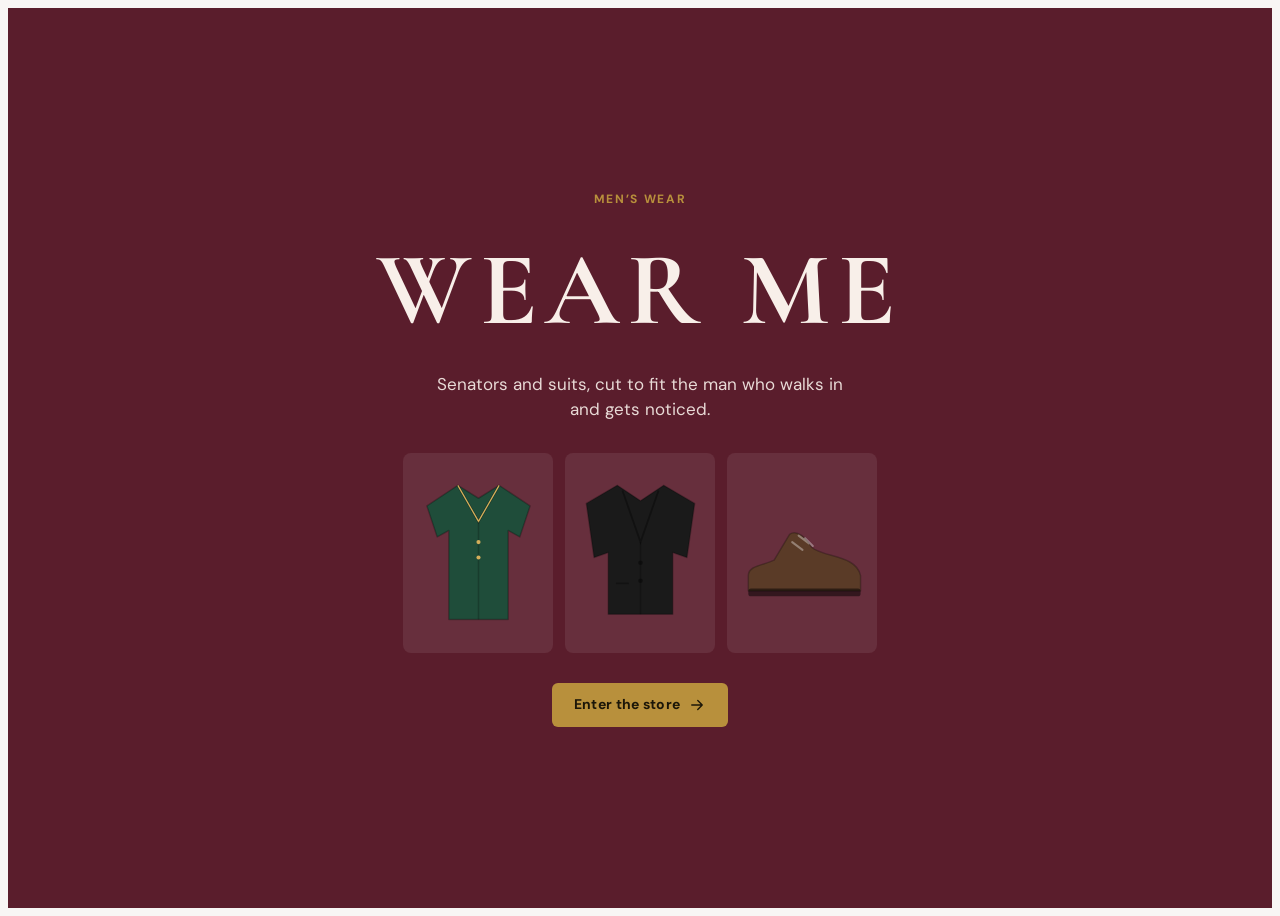
<file: index.html>
<!doctype html>
<html lang="en">
<head>
<meta charset="utf-8">
<meta name="viewport" content="width=device-width, initial-scale=1, viewport-fit=cover">
<title>WEAR ME</title>
<meta name="description" content="WEAR ME: senators, suits, agbada and more, cut to fit.">
<link rel="icon" type="image/png" href="wm-icon-192.png">
<link rel="stylesheet" href="https://fonts.googleapis.com/css2?family=Cormorant+Garamond:wght@600;700&family=DM+Sans:wght@400;500;700&display=swap">
<link rel="manifest" href="manifest.webmanifest">
<meta name="theme-color" content="#5a1d2c">
<meta name="mobile-web-app-capable" content="yes">
<meta name="apple-mobile-web-app-capable" content="yes">
<meta name="apple-mobile-web-app-title" content="WEAR ME">
<meta name="apple-mobile-web-app-status-bar-style" content="default">
<link rel="apple-touch-icon" href="wm-apple-touch-icon.png">
<link rel="stylesheet" href="styles.css">
</head>
<body>
<svg width="0" height="0" style="position:absolute" aria-hidden="true">
<defs>
<symbol id="g-kaftan" viewBox="0 0 100 120"><path d="M34 8 L50 18 L66 8 L90 24 L82 48 L73 43 L73 112 L27 112 L27 43 L18 48 L10 24 Z" fill="currentColor" stroke="rgba(0,0,0,.25)" stroke-width="1.2" stroke-linejoin="round"/><path d="M34 8 L50 36 L66 8" fill="none" stroke="rgba(0,0,0,.3)" stroke-width="2"/><path d="M34 8 L50 36 L66 8" fill="none" stroke="#d4ae5a" stroke-width="1"/><path d="M50 36 V112" stroke="rgba(0,0,0,.22)" stroke-width="1.2"/><circle cx="50" cy="52" r="1.6" fill="#d4ae5a"/><circle cx="50" cy="64" r="1.6" fill="#d4ae5a"/></symbol>
<symbol id="g-suit" viewBox="0 0 100 120"><path d="M32 8 L50 20 L68 8 L92 22 L86 64 L75 60 L75 108 L25 108 L25 60 L14 64 L8 22 Z" fill="currentColor" stroke="rgba(0,0,0,.25)" stroke-width="1.2" stroke-linejoin="round"/><path d="M36 12 L50 52 L64 12" fill="none" stroke="rgba(0,0,0,.35)" stroke-width="1.5"/><path d="M50 52 V108" stroke="rgba(0,0,0,.25)" stroke-width="1.2"/><circle cx="50" cy="68" r="1.8" fill="rgba(0,0,0,.4)"/><circle cx="50" cy="82" r="1.8" fill="rgba(0,0,0,.4)"/><path d="M31 84 h10" stroke="rgba(0,0,0,.3)" stroke-width="1.5"/></symbol>
<symbol id="g-shirt" viewBox="0 0 100 120"><path d="M36 10 L50 16 L64 10 L90 26 L82 50 L74 46 L74 110 L26 110 L26 46 L18 50 L10 26 Z" fill="currentColor" stroke="rgba(0,0,0,.25)" stroke-width="1.2" stroke-linejoin="round"/><path d="M36 10 L50 30 L64 10" fill="none" stroke="rgba(0,0,0,.3)" stroke-width="1.5"/><path d="M50 30 V110" stroke="rgba(0,0,0,.22)" stroke-width="1.2"/><circle cx="50" cy="46" r="1.5" fill="rgba(0,0,0,.35)"/><circle cx="50" cy="62" r="1.5" fill="rgba(0,0,0,.35)"/><circle cx="50" cy="78" r="1.5" fill="rgba(0,0,0,.35)"/></symbol>
<symbol id="g-trousers" viewBox="0 0 100 120"><path d="M28 8 H72 L78 112 H55 L50 46 L45 112 H22 Z" fill="currentColor" stroke="rgba(0,0,0,.25)" stroke-width="1.2" stroke-linejoin="round"/><path d="M28 17 H72" stroke="rgba(0,0,0,.3)" stroke-width="1.2"/><path d="M50 17 V46" stroke="rgba(0,0,0,.25)" stroke-width="1.2"/><path d="M36 17 V30 M64 17 V30" stroke="rgba(0,0,0,.2)" stroke-width="1.2"/></symbol>
<symbol id="g-shoe" viewBox="0 0 100 120"><path d="M8 78 C8 70 20 70 28 66 L40 46 C46 42 53 49 57 56 C66 64 92 62 95 78 L95 90 H8 Z" fill="currentColor" stroke="rgba(0,0,0,.25)" stroke-width="1.2" stroke-linejoin="round"/><rect x="8" y="88" width="87" height="6" rx="2" fill="rgba(0,0,0,.5)"/><path d="M42 52 l8 6 M47 47 l8 6 M52 49 l6 6" stroke="rgba(255,255,255,.35)" stroke-width="1.6" stroke-linecap="round"/></symbol>
<symbol id="g-cap" viewBox="0 0 100 120"><path d="M14 78 C14 40 86 40 86 78 Z" fill="currentColor" stroke="rgba(0,0,0,.25)" stroke-width="1.2" stroke-linejoin="round"/><rect x="8" y="76" width="84" height="9" rx="3" fill="currentColor" stroke="rgba(0,0,0,.3)" stroke-width="1.2"/><circle cx="50" cy="47" r="2.6" fill="rgba(0,0,0,.35)"/><path d="M20 66 C40 58 60 58 80 66" fill="none" stroke="#d4ae5a" stroke-width="1.2"/></symbol>
<symbol id="g-acc" viewBox="0 0 100 120"><path d="M43 10 H57 L60 26 L55 92 L50 106 L45 92 L40 26 Z" fill="currentColor" stroke="rgba(0,0,0,.25)" stroke-width="1.2" stroke-linejoin="round"/><path d="M43 10 H57 L59 24 H41 Z" fill="rgba(0,0,0,.28)"/><path d="M42 40 L58 34 M43 54 L57 48 M44 68 L56 62" stroke="#d4ae5a" stroke-width="1.6"/></symbol>
</defs>
</svg>

<div id="bannerhost" hidden></div>
<div id="root"></div>
<div id="layers"></div>
<div id="tip" class="tip" hidden></div>
<div id="toastbox" aria-live="polite"></div>
<script src="config.js"></script>
<script src="pwa.js"></script>
<script src="api-client.js"></script>
<script src="app.js"></script>
</body>
</html>
</file>
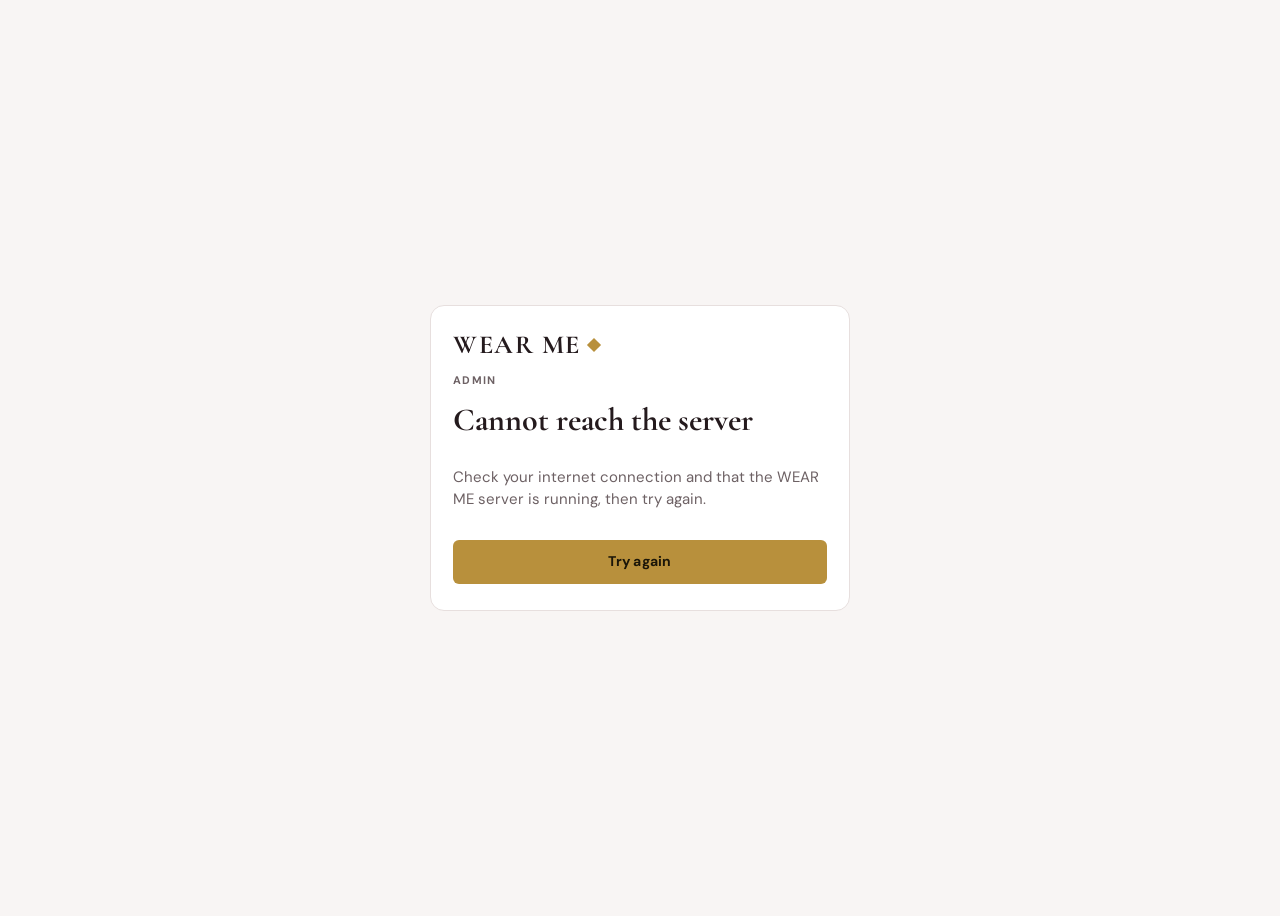
<file: admin.html>
<!doctype html>
<html lang="en">
<head>
<meta charset="utf-8">
<meta name="viewport" content="width=device-width, initial-scale=1, viewport-fit=cover">
<title>WEAR ME Admin</title>
<meta name="robots" content="noindex, nofollow">
<link rel="icon" type="image/png" href="wm-admin-192.png">
<link rel="stylesheet" href="https://fonts.googleapis.com/css2?family=Cormorant+Garamond:wght@600;700&family=DM+Sans:wght@400;500;700&display=swap">
<link rel="manifest" href="admin.webmanifest">
<meta name="theme-color" content="#241a1d">
<meta name="mobile-web-app-capable" content="yes">
<meta name="apple-mobile-web-app-capable" content="yes">
<meta name="apple-mobile-web-app-title" content="WM Admin">
<meta name="apple-mobile-web-app-status-bar-style" content="default">
<link rel="apple-touch-icon" href="wm-admin-apple-touch-icon.png">
<link rel="stylesheet" href="styles.css">
</head>
<body>
<svg width="0" height="0" style="position:absolute" aria-hidden="true">
<defs>
<symbol id="g-kaftan" viewBox="0 0 100 120"><path d="M34 8 L50 18 L66 8 L90 24 L82 48 L73 43 L73 112 L27 112 L27 43 L18 48 L10 24 Z" fill="currentColor" stroke="rgba(0,0,0,.25)" stroke-width="1.2" stroke-linejoin="round"/><path d="M34 8 L50 36 L66 8" fill="none" stroke="rgba(0,0,0,.3)" stroke-width="2"/><path d="M34 8 L50 36 L66 8" fill="none" stroke="#d4ae5a" stroke-width="1"/><path d="M50 36 V112" stroke="rgba(0,0,0,.22)" stroke-width="1.2"/><circle cx="50" cy="52" r="1.6" fill="#d4ae5a"/><circle cx="50" cy="64" r="1.6" fill="#d4ae5a"/></symbol>
<symbol id="g-suit" viewBox="0 0 100 120"><path d="M32 8 L50 20 L68 8 L92 22 L86 64 L75 60 L75 108 L25 108 L25 60 L14 64 L8 22 Z" fill="currentColor" stroke="rgba(0,0,0,.25)" stroke-width="1.2" stroke-linejoin="round"/><path d="M36 12 L50 52 L64 12" fill="none" stroke="rgba(0,0,0,.35)" stroke-width="1.5"/><path d="M50 52 V108" stroke="rgba(0,0,0,.25)" stroke-width="1.2"/><circle cx="50" cy="68" r="1.8" fill="rgba(0,0,0,.4)"/><circle cx="50" cy="82" r="1.8" fill="rgba(0,0,0,.4)"/><path d="M31 84 h10" stroke="rgba(0,0,0,.3)" stroke-width="1.5"/></symbol>
<symbol id="g-shirt" viewBox="0 0 100 120"><path d="M36 10 L50 16 L64 10 L90 26 L82 50 L74 46 L74 110 L26 110 L26 46 L18 50 L10 26 Z" fill="currentColor" stroke="rgba(0,0,0,.25)" stroke-width="1.2" stroke-linejoin="round"/><path d="M36 10 L50 30 L64 10" fill="none" stroke="rgba(0,0,0,.3)" stroke-width="1.5"/><path d="M50 30 V110" stroke="rgba(0,0,0,.22)" stroke-width="1.2"/><circle cx="50" cy="46" r="1.5" fill="rgba(0,0,0,.35)"/><circle cx="50" cy="62" r="1.5" fill="rgba(0,0,0,.35)"/><circle cx="50" cy="78" r="1.5" fill="rgba(0,0,0,.35)"/></symbol>
<symbol id="g-trousers" viewBox="0 0 100 120"><path d="M28 8 H72 L78 112 H55 L50 46 L45 112 H22 Z" fill="currentColor" stroke="rgba(0,0,0,.25)" stroke-width="1.2" stroke-linejoin="round"/><path d="M28 17 H72" stroke="rgba(0,0,0,.3)" stroke-width="1.2"/><path d="M50 17 V46" stroke="rgba(0,0,0,.25)" stroke-width="1.2"/><path d="M36 17 V30 M64 17 V30" stroke="rgba(0,0,0,.2)" stroke-width="1.2"/></symbol>
<symbol id="g-shoe" viewBox="0 0 100 120"><path d="M8 78 C8 70 20 70 28 66 L40 46 C46 42 53 49 57 56 C66 64 92 62 95 78 L95 90 H8 Z" fill="currentColor" stroke="rgba(0,0,0,.25)" stroke-width="1.2" stroke-linejoin="round"/><rect x="8" y="88" width="87" height="6" rx="2" fill="rgba(0,0,0,.5)"/><path d="M42 52 l8 6 M47 47 l8 6 M52 49 l6 6" stroke="rgba(255,255,255,.35)" stroke-width="1.6" stroke-linecap="round"/></symbol>
<symbol id="g-cap" viewBox="0 0 100 120"><path d="M14 78 C14 40 86 40 86 78 Z" fill="currentColor" stroke="rgba(0,0,0,.25)" stroke-width="1.2" stroke-linejoin="round"/><rect x="8" y="76" width="84" height="9" rx="3" fill="currentColor" stroke="rgba(0,0,0,.3)" stroke-width="1.2"/><circle cx="50" cy="47" r="2.6" fill="rgba(0,0,0,.35)"/><path d="M20 66 C40 58 60 58 80 66" fill="none" stroke="#d4ae5a" stroke-width="1.2"/></symbol>
<symbol id="g-acc" viewBox="0 0 100 120"><path d="M43 10 H57 L60 26 L55 92 L50 106 L45 92 L40 26 Z" fill="currentColor" stroke="rgba(0,0,0,.25)" stroke-width="1.2" stroke-linejoin="round"/><path d="M43 10 H57 L59 24 H41 Z" fill="rgba(0,0,0,.28)"/><path d="M42 40 L58 34 M43 54 L57 48 M44 68 L56 62" stroke="#d4ae5a" stroke-width="1.6"/></symbol>
</defs>
</svg>

<div id="bannerhost" hidden></div>
<div id="root"></div>
<div id="layers"></div>
<div id="tip" class="tip" hidden></div>
<div id="toastbox" aria-live="polite"></div>
<script src="config.js"></script>
<script>window.WM_MODE="admin";</script>
<script src="pwa.js"></script>
<script src="api-client.js"></script>
<script src="app.js"></script>
</body>
</html>
</file>
<file: styles.css>
/* Layout: one page, three faces. Store (welcome, home, catalogue, sew, checkout), overhead banner slider, and #admin dashboard (owner only). */
:root{
  --bg:#f8f5f4; --surface:#ffffff; --fg:#241a1d; --muted:#6d6164; --line:#e7dfde;
  --brand:#5a1d2c; --brand-fg:#f8efe9; --accent:#b8903c; --accent-ink:#7a5c14;
  --tile:#efe8e6; --foot:#2b2224; --foot-fg:#eee9e9; --foot-muted:#b0a6a8; --danger:#a3322b; --ok:#1f6b4a;
  --c1:#2a78d6; --c2:#eb6834; --c3:#1baf7a; --c4:#eda100; --c5:#e87ba4; --c6:#008300; --c7:#6250d6; --c8:#e34948;
  --display:"Cormorant Garamond",Georgia,"Times New Roman",serif;
  --body:"DM Sans",system-ui,-apple-system,"Segoe UI",sans-serif;
}
@media (prefers-color-scheme:dark){:root:not([data-theme="light"]){
  --bg:#160f11; --surface:#1e1517; --fg:#f4eeee; --muted:#ab9da0; --line:#33262a;
  --brand:#8a2e44; --brand-fg:#f8efe9; --accent:#d4ae5a; --accent-ink:#d4ae5a;
  --tile:#291d21; --foot:#100a0b; --foot-fg:#ece6e6; --foot-muted:#8f8386; --danger:#e0766f; --ok:#58b88c;
  --c1:#3987e5; --c2:#d95926; --c3:#199e70; --c4:#c98500; --c5:#d55181; --c6:#008300; --c7:#9085e9; --c8:#e66767; color-scheme:dark}}
:root[data-theme="dark"]{
  --bg:#160f11; --surface:#1e1517; --fg:#f4eeee; --muted:#ab9da0; --line:#33262a;
  --brand:#8a2e44; --brand-fg:#f8efe9; --accent:#d4ae5a; --accent-ink:#d4ae5a;
  --tile:#291d21; --foot:#100a0b; --foot-fg:#ece6e6; --foot-muted:#8f8386; --danger:#e0766f; --ok:#58b88c;
  --c1:#3987e5; --c2:#d95926; --c3:#199e70; --c4:#c98500; --c5:#d55181; --c6:#008300; --c7:#9085e9; --c8:#e66767; color-scheme:dark}

*{box-sizing:border-box}
body{background:var(--bg);color:var(--fg);font:400 15px/1.5 var(--body);-webkit-text-size-adjust:100%}
body.lock{overflow:hidden}
body::before{content:"";position:fixed;inset:0 0 auto;height:env(safe-area-inset-top,0px);z-index:30;background:var(--surface)}
button,input,select,textarea{font:inherit;color:inherit}
button{cursor:pointer;background:none;border:0;padding:0}
a{color:inherit}
:focus-visible{outline:2px solid var(--accent);outline-offset:2px}
h1,h2,h3{margin:0;text-wrap:balance}
.wrap{max-width:1180px;margin:0 auto;padding-left:max(16px,env(safe-area-inset-left,0px));padding-right:max(16px,env(safe-area-inset-right,0px))}
.ico{width:24px;height:24px;display:block;fill:none;stroke:currentColor;stroke-width:1.8;stroke-linecap:round;stroke-linejoin:round}
.sr{position:absolute;width:1px;height:1px;overflow:hidden;clip:rect(0 0 0 0)}
.btn{display:inline-flex;align-items:center;justify-content:center;gap:8px;min-height:44px;padding:0 22px;border-radius:6px;font-weight:700;font-size:14px;letter-spacing:.02em;text-decoration:none}
.btn-primary{background:var(--brand);color:var(--brand-fg)}
.btn-gold{background:var(--accent);color:#1b1608}
.btn-line{border:1.5px solid var(--fg)}
.btn-block{width:100%}
.btn-sm{min-height:36px;padding:0 14px;font-size:13px}
.btn[disabled]{opacity:.5;cursor:not-allowed}
.eyebrow{font-size:12px;font-weight:700;letter-spacing:.14em;text-transform:uppercase;color:var(--accent-ink)}

/* overhead banner slider */
#bannerhost{position:relative;background:#0b1512;color:#fff;overflow:hidden;touch-action:pan-y;user-select:none}
.bn{position:relative;aspect-ratio:8/3;min-height:160px;max-height:360px;width:100%}
.bn-track{display:flex;height:100%;transition:transform .7s cubic-bezier(.65,0,.35,1)}
.bn-slide{flex:0 0 100%;position:relative;height:100%;overflow:hidden}
.bn-slide>img,.bn-slide>video{position:absolute;inset:0;width:100%;height:100%;object-fit:cover}
.bn-shade{position:absolute;inset:0;background:linear-gradient(90deg,rgba(0,0,0,.62),rgba(0,0,0,.05) 75%)}
.bn-copy{position:absolute;left:max(16px,env(safe-area-inset-left,0px));bottom:26px;right:16px;max-width:540px;display:grid;gap:6px;justify-items:start}
.bn-copy h2{font-family:var(--display);font-size:clamp(24px,6vw,46px);line-height:1;text-shadow:0 2px 12px rgba(0,0,0,.4)}
.bn-copy p{margin:0;font-size:clamp(12px,2.8vw,16px);opacity:.94}
.bn-copy .btn{min-height:36px;padding:0 16px;font-size:13px}
.bn-slide.on .bn-copy>*{animation:rise .8s both}
.bn-slide.on .bn-copy>*:nth-child(2){animation-delay:.12s}
.bn-slide.on .bn-copy>*:nth-child(3){animation-delay:.24s}
@keyframes rise{from{opacity:0;transform:translateY(14px)}to{opacity:1;transform:none}}
.bn-anim{position:absolute;inset:0;background-size:220% 220%;animation:bnshift 9s ease-in-out infinite alternate;overflow:hidden}
.bn-anim::before{content:"";position:absolute;inset:-20%;background:repeating-linear-gradient(135deg,rgba(212,174,90,.16) 0 2px,transparent 2px 38px);animation:bnslide 14s linear infinite}
.bn-1{background-image:linear-gradient(120deg,#5a1d2c,#7a2a3c,#2b0f17,#8a6a22)}
.bn-2{background-image:linear-gradient(120deg,#2b2224,#4a3a2e,#18110f,#6b4a1a)}
.bn-3{background-image:linear-gradient(120deg,#3a1018,#6b1f2e,#1a0a0e,#8a6a22)}
@keyframes bnshift{to{background-position:100% 100%}}
@keyframes bnslide{to{transform:translate(38px,38px)}}
.bn-art{position:absolute;right:6%;bottom:12%;height:70%;width:auto;animation:floaty 5s ease-in-out infinite alternate}
@keyframes floaty{to{transform:translateY(-10px) rotate(2deg)}}
.bn-dots{position:absolute;bottom:8px;left:0;right:0;display:flex;gap:8px;justify-content:center}
.bn-dots button{position:relative;width:8px;height:8px;border-radius:4px;background:rgba(255,255,255,.5);transition:width .3s}
.bn-dots button::after{content:"";position:absolute;inset:-10px -4px}
.bn-dots button[aria-current="true"]{background:#fff;width:22px}

/* header */
.hdr{position:sticky;top:env(safe-area-inset-top,0px);z-index:25;background:var(--surface);border-bottom:1px solid var(--line)}
.hdr-row{display:flex;align-items:center;gap:12px;padding-top:12px}
.logo{font-family:var(--display);font-weight:700;font-size:28px;letter-spacing:.06em;line-height:1;text-decoration:none;display:flex;align-items:center;gap:8px;white-space:nowrap}
.logo i{width:10px;height:10px;background:var(--accent);transform:rotate(45deg);display:block}
.hdr .grow{flex:1}
.ibtn{width:44px;height:44px;display:grid;place-items:center;position:relative;border-radius:50%}
.ibtn:hover{background:var(--tile)}
.badge-n{position:absolute;top:3px;right:1px;min-width:18px;height:18px;border-radius:9px;background:var(--accent);color:#1b1608;font-size:11px;font-weight:700;display:grid;place-items:center;padding:0 4px}
.search{margin:8px 0 10px;display:flex;align-items:center;gap:12px;background:var(--tile);border-radius:999px;padding:0 18px;min-height:48px}
.search input{flex:1;min-width:0;background:none;border:0;outline:0;font-size:15px}
.search input::placeholder{color:var(--muted)}
.nav{display:flex;gap:4px;align-items:center;padding-bottom:8px;position:relative;overflow-x:auto;scrollbar-width:none}
.nav::-webkit-scrollbar{display:none}
.nav>a,.nav .ddwrap>button{padding:8px 14px;border-radius:999px;font-weight:500;font-size:14px;text-decoration:none;white-space:nowrap;display:flex;align-items:center;gap:4px}
.nav>a:hover,.nav .ddwrap>button:hover,.nav .on{background:var(--tile)}
.nav a.gold{color:var(--accent-ink);font-weight:700}
.nav .chev{width:14px;height:14px}
.ddwrap{position:relative;flex:none}
.dd{position:absolute;left:0;top:calc(100% + 2px);z-index:26;background:var(--surface);border:1px solid var(--line);border-radius:10px;box-shadow:0 18px 40px rgba(0,0,0,.22);padding:8px;min-width:250px}
.dd a{display:flex;align-items:center;gap:12px;padding:10px 12px;border-radius:8px;text-decoration:none;font-size:14px}
.dd a:hover{background:var(--tile)}
.dd a small{margin-left:auto;color:var(--muted)}
.dd .all{border-top:1px solid var(--line);margin-top:6px;padding-top:12px;font-weight:700;border-radius:0 0 8px 8px}
.cico{width:22px;height:26px;flex:none;color:var(--fg)}

/* drawers, modal */
.scrim{position:fixed;inset:0;background:rgba(0,0,0,.5);z-index:40}
.drawer{position:fixed;top:0;bottom:0;width:min(88vw,380px);background:var(--surface);z-index:41;display:flex;flex-direction:column;padding-top:env(safe-area-inset-top,0px);padding-bottom:env(safe-area-inset-bottom,0px);box-shadow:0 0 40px rgba(0,0,0,.3)}
.drawer.left{left:0;padding-left:env(safe-area-inset-left,0px)}
.drawer.right{right:0;padding-right:env(safe-area-inset-right,0px);width:min(94vw,420px)}
.drawer-head{display:flex;align-items:center;justify-content:space-between;padding:10px 16px;border-bottom:1px solid var(--line)}
.drawer-body{flex:1;overflow-y:auto;overscroll-behavior:contain}
.sect{display:flex;justify-content:space-between;align-items:center;padding:14px 16px;font-size:13px;font-weight:700;letter-spacing:.04em;text-transform:uppercase;color:var(--muted);border-top:1px solid var(--line);border-bottom:1px solid var(--line);background:var(--bg)}
.sect a,.sect button{color:var(--accent-ink);text-transform:none;letter-spacing:0;font-size:14px;font-weight:500}
.mrow{display:flex;align-items:center;gap:18px;width:100%;padding:15px 16px;text-align:left;font-size:16px;text-decoration:none}
.mrow:hover{background:var(--tile)}
.mrow .ico{width:26px;height:26px}
.mrow small{margin-left:auto;color:var(--muted);font-size:13px}
.mrow .cico{width:26px;height:30px}
.mrow.hl{background:var(--tile);font-weight:700}
.cart-line{display:grid;grid-template-columns:72px 1fr;gap:12px;padding:14px 16px;border-bottom:1px solid var(--line)}
.thumb-s{background:var(--tile);border-radius:6px;aspect-ratio:4/5;display:grid;place-items:center;overflow:hidden}
.thumb-s svg{width:70%}
.thumb-s img{width:100%;height:100%;object-fit:cover}
.cart-line h4{margin:0;font-size:14px;font-weight:500;line-height:1.3}
.cart-line .sub{color:var(--muted);font-size:13px}
.qty{display:inline-flex;align-items:center;border:1px solid var(--line);border-radius:6px}
.qty button{width:34px;height:34px;font-size:18px}
.qty span{min-width:28px;text-align:center;font-weight:700;font-variant-numeric:tabular-nums}
.cart-foot{border-top:1px solid var(--line);padding:14px 16px;display:grid;gap:10px}
.row{display:flex;justify-content:space-between;gap:12px;font-variant-numeric:tabular-nums}
.row.total{font-weight:700;font-size:17px}
.link{color:var(--accent-ink);text-decoration:underline;font-size:13px}
.empty{padding:48px 24px;text-align:center;color:var(--muted)}
.empty svg{width:64px;height:76px;margin:0 auto 12px;color:var(--line)}
.modal{position:fixed;inset:0;z-index:42;display:flex;align-items:flex-end;justify-content:center;padding-left:env(safe-area-inset-left,0px);padding-right:env(safe-area-inset-right,0px)}
.sheet{background:var(--surface);width:100%;max-width:760px;max-height:92%;overflow-y:auto;border-radius:16px 16px 0 0;display:grid;grid-template-columns:1fr;position:relative;padding-bottom:env(safe-area-inset-bottom,0px)}
.sheet .pic{background:var(--tile);display:grid;place-items:center;padding:22px;min-height:260px;overflow:hidden}
.sheet .pic svg{width:min(70%,300px)}
.sheet .pic img{width:100%;height:100%;object-fit:cover;position:absolute;inset:0}
.sheet .pic{position:relative}
.sheet .info{padding:18px 18px 22px;display:grid;gap:12px;align-content:start}
.sheet .x{position:absolute;top:10px;right:10px;background:var(--surface);border-radius:50%;width:40px;height:40px;display:grid;place-items:center;z-index:2}
.sizes{display:flex;gap:8px;flex-wrap:wrap}
.sizes button{min-width:48px;height:42px;padding:0 12px;border:1.5px solid var(--line);border-radius:6px;font-weight:500}
.sizes button[aria-pressed="true"]{border-color:var(--fg);background:var(--fg);color:var(--bg)}
.price{font-weight:700;font-size:18px;font-variant-numeric:tabular-nums}
.note-err{color:var(--danger);font-size:13px;min-height:18px}
@media (min-width:720px){
  .modal{align-items:center}
  .sheet{grid-template-columns:1fr 1fr;border-radius:14px;max-height:88%}
  .sheet .pic{min-height:100%}
  .sheet.wide{grid-template-columns:1fr;max-width:640px}
}
.toast{position:fixed;left:50%;bottom:calc(20px + env(safe-area-inset-bottom,0px));transform:translateX(-50%);z-index:60;background:var(--fg);color:var(--bg);padding:12px 18px;border-radius:999px;font-size:14px;font-weight:500;box-shadow:0 10px 30px rgba(0,0,0,.3);max-width:calc(100% - 32px);text-align:center}
.tip{position:fixed;z-index:70;pointer-events:none;background:var(--fg);color:var(--bg);padding:8px 10px;border-radius:6px;font-size:12px;line-height:1.4;box-shadow:0 6px 20px rgba(0,0,0,.3);max-width:220px}

/* welcome */
.welcome{background:var(--brand);color:var(--brand-fg);min-height:100vh;display:flex;flex-direction:column;justify-content:center;padding-block:56px}
.welcome .wrap{display:grid;gap:30px;justify-items:center;text-align:center}
.welcome .mark{font-family:var(--display);font-weight:700;font-size:clamp(52px,14vw,104px);letter-spacing:.08em;line-height:1}
.welcome p{margin:0;max-width:440px;font-size:17px;opacity:.9}
.welcome .tiles{display:flex;gap:12px;justify-content:center}
.welcome .tiles div{width:min(26vw,120px);aspect-ratio:4/5;border-radius:8px;background:rgba(255,255,255,.08);display:grid;place-items:center}
.welcome .tiles svg{width:66%}
.welcome .eyebrow{color:var(--accent)}

/* home */
main{min-height:60vh}
.hero{background:var(--brand);color:var(--brand-fg)}
.hero .wrap{display:grid;gap:18px;padding-top:28px;padding-bottom:28px;align-items:center}
.hero h1{font-family:var(--display);font-size:clamp(36px,8vw,60px);line-height:1.02;font-weight:700}
.hero p{margin:0;max-width:420px;opacity:.9}
.hero .eyebrow{color:var(--accent)}
.hero .art{display:flex;gap:10px;justify-content:center}
.hero .art div{flex:1;max-width:150px;aspect-ratio:4/5;background:rgba(255,255,255,.09);border-radius:8px;display:grid;place-items:center}
.hero .art div:nth-child(2){transform:translateY(-10px)}
.hero .art svg{width:68%}
@media (min-width:860px){.hero .wrap{grid-template-columns:1.1fr 1fr;padding-top:48px;padding-bottom:48px}}
.block{padding-block:28px}
.block-head{display:flex;justify-content:space-between;align-items:end;gap:12px;margin-bottom:14px;flex-wrap:wrap}
.block-head h2{font-family:var(--display);font-size:clamp(28px,5vw,38px);line-height:1.05}
.tabs{display:flex;gap:6px;flex-wrap:wrap}
.tabs button{padding:8px 16px;border-radius:999px;border:1.5px solid var(--line);font-weight:500;font-size:14px}
.tabs button[aria-pressed="true"]{background:var(--fg);color:var(--bg);border-color:var(--fg)}

/* product grid: large image placeholders (4:5, 1200x1500 recommended) */
.grid{display:grid;grid-template-columns:repeat(2,minmax(0,1fr));gap:16px 12px}
@media (min-width:700px){.grid{grid-template-columns:repeat(3,minmax(0,1fr));gap:24px 18px}}
@media (min-width:1300px){.grid{grid-template-columns:repeat(4,minmax(0,1fr))}}
.card{display:grid;gap:8px;align-content:start;min-width:0}
.thumb{position:relative;background:var(--tile);border-radius:8px;aspect-ratio:4/5;overflow:hidden}
.thumb .pic{position:absolute;inset:0;display:grid;place-items:center;width:100%;transition:transform .35s}
.thumb .pic svg{width:90%}
.thumb .pic img{width:100%;height:100%;object-fit:cover}
.card:hover .pic{transform:scale(1.04)}
.tag{position:absolute;top:8px;left:8px;background:var(--fg);color:var(--bg);font-size:11px;font-weight:700;letter-spacing:.06em;text-transform:uppercase;padding:3px 8px;border-radius:4px}
.tag.gold{background:var(--accent);color:#1b1608}
.heart{position:absolute;top:4px;right:4px;width:40px;height:40px;display:grid;place-items:center;border-radius:50%}
.heart .ico{width:22px;height:22px}
.heart[aria-pressed="true"] .ico{fill:var(--danger);stroke:var(--danger)}
.card .cat{font-size:11px;letter-spacing:.1em;text-transform:uppercase;color:var(--muted);font-weight:700}
.card h3{font-size:14px;font-weight:500;line-height:1.3;min-height:2.6em;display:-webkit-box;-webkit-line-clamp:2;-webkit-box-orient:vertical;overflow:hidden}
.card h3 button{text-align:left}
.card .btn{min-height:38px;font-size:13px;padding:0 12px;margin-top:2px}
.strip{background:var(--surface);border-block:1px solid var(--line)}
.strip .wrap{display:grid;grid-template-columns:repeat(2,minmax(0,1fr));gap:16px;padding-block:22px}
@media (min-width:800px){.strip .wrap{grid-template-columns:repeat(4,minmax(0,1fr))}}
.strip b{display:block;font-size:14px}
.strip span{font-size:13px;color:var(--muted)}

/* catalogue */
.page-title{padding-top:22px}
.page-title h1{font-family:var(--display);font-size:clamp(34px,7vw,52px);line-height:1.05}
.page-title p{margin:4px 0 0;color:var(--muted)}
.chips{display:flex;gap:8px;overflow-x:auto;padding:16px 0 8px;scrollbar-width:none}
.chips::-webkit-scrollbar{display:none}
.chips a{flex:none;display:flex;gap:8px;align-items:center;padding:9px 16px;border-radius:999px;border:1.5px solid var(--line);text-decoration:none;font-weight:500;font-size:14px;white-space:nowrap}
.chips a small{color:var(--muted)}
.chips a.on{background:var(--fg);color:var(--bg);border-color:var(--fg)}
.chips a.on small{color:inherit;opacity:.7}
.bar{display:flex;justify-content:space-between;align-items:center;gap:12px;padding:10px 0 16px;flex-wrap:wrap}
.bar select{background:var(--surface);border:1.5px solid var(--line);border-radius:6px;padding:9px 12px;min-height:42px}
.bar .count{color:var(--muted);font-size:14px}
.noresult{padding:56px 0;text-align:center;color:var(--muted)}

/* forms: checkout, sew, admin */
.co{display:grid;gap:24px;padding-block:22px 40px}
@media (min-width:900px){.co{grid-template-columns:minmax(0,1.3fr) minmax(0,1fr);align-items:start}}
.panel{background:var(--surface);border:1px solid var(--line);border-radius:10px;padding:18px;display:grid;gap:14px;min-width:0}
.panel h2{font-family:var(--display);font-size:26px}
.panel h3{font-size:15px}
.fld{display:grid;gap:6px;min-width:0}
.fld label{font-size:13px;font-weight:700}
.fld input,.fld select,.fld textarea{background:var(--bg);border:1.5px solid var(--line);border-radius:6px;padding:11px 12px;min-height:46px;width:100%}
.fld textarea{min-height:96px;resize:vertical}
.fld small{color:var(--muted);font-size:12px}
.two{display:grid;gap:14px}
@media (min-width:560px){.two{grid-template-columns:1fr 1fr}}
.opt{display:flex;gap:12px;align-items:flex-start;padding:12px 14px;border:1.5px solid var(--line);border-radius:8px;cursor:pointer}
.opt:has(input:checked){border-color:var(--fg)}
.opt input{margin-top:4px;accent-color:var(--brand)}
.opt b{display:block;font-size:14px}
.opt span{font-size:13px;color:var(--muted)}
.opt .amt{margin-left:auto;font-weight:700;font-size:14px;white-space:nowrap;color:var(--fg)}
.sum-item{display:flex;gap:12px;align-items:center;font-size:14px}
.sum-item .thumb-s{width:48px;flex:none}
.sum-item div:not(.thumb-s){min-width:0;flex:1}
.sum-item small{color:var(--muted);display:block}
.thanks{padding-block:48px 64px;display:grid;gap:16px;justify-items:center;text-align:center}
.thanks .tick{width:72px;height:72px;border-radius:50%;background:var(--brand);color:#fff;display:grid;place-items:center}
.thanks .tick .ico{width:36px;height:36px;stroke-width:2.4}
.thanks h1{font-family:var(--display);font-size:clamp(36px,8vw,54px);line-height:1.05}
.thanks p{margin:0;max-width:460px;color:var(--muted)}
.thanks .oid{font-weight:700;font-size:18px;letter-spacing:.08em;background:var(--tile);padding:10px 18px;border-radius:8px;font-variant-numeric:tabular-nums}
.proto{font-size:12px;color:var(--muted);max-width:460px}
.sew{display:grid;gap:22px;padding-block:22px 40px;max-width:760px;margin:0 auto}
.upl{display:flex;gap:10px;flex-wrap:wrap;align-items:center}
.upl .thumb-s{width:72px}
.upl label.btn{cursor:pointer}
.stitch{width:100%;max-width:320px}
.stitch path{stroke-dasharray:8 8;animation:dash 1s linear infinite}
@keyframes dash{to{stroke-dashoffset:-16}}
.wa{background:#1faa59;color:#fff}

/* footer */
.foot{background:var(--foot);color:var(--foot-fg);margin-top:24px}
.foot .wrap{padding-top:26px;padding-bottom:22px}
.foot nav{display:flex;flex-wrap:wrap;justify-content:center;gap:10px 28px;text-align:center}
.foot nav a,.foot nav button{font-size:14px;text-transform:uppercase;letter-spacing:.02em;text-decoration:none;padding:6px 4px}
.foot nav a:hover,.foot nav button:hover{text-decoration:underline}
.foot hr{border:0;border-top:1px solid var(--foot-muted);opacity:.5;margin:18px 0}
.foot h4{margin:0 0 10px;text-align:center;font-weight:400;font-size:15px;text-transform:uppercase}
.foot dl{margin:0;display:grid;gap:6px;font-size:14px}
.foot dl div{display:flex;gap:10px;flex-wrap:wrap}
.foot dt{color:var(--foot-muted)}
.foot dd{margin:0}
.foot .rights{text-align:center;color:var(--foot-muted);font-size:14px;margin:0}
@media (min-width:700px){.foot dl{justify-content:center}.foot dl div{justify-content:center}}

/* admin */
.adm-top{position:sticky;top:env(safe-area-inset-top,0px);z-index:25;background:var(--surface);border-bottom:1px solid var(--line)}
.adm-bar{display:flex;align-items:center;justify-content:space-between;gap:12px;padding-top:12px;padding-bottom:6px}
.adm-bar .logo{font-size:24px}
.adm-bar small{font-size:11px;letter-spacing:.12em;text-transform:uppercase;color:var(--muted);font-weight:700}
.adm-tabs{display:flex;gap:4px;overflow-x:auto;padding-bottom:8px;scrollbar-width:none}
.adm-tabs::-webkit-scrollbar{display:none}
.adm-tabs a{white-space:nowrap;padding:9px 14px;border-radius:999px;text-decoration:none;font-weight:500;font-size:14px}
.adm-tabs a:hover{background:var(--tile)}
.adm-tabs a.on{background:var(--fg);color:var(--bg)}
.adm{display:grid;gap:16px;padding-block:18px 48px}
.adm h2{font-family:var(--display);font-size:30px;line-height:1.05}
.kpis{display:grid;grid-template-columns:repeat(2,minmax(0,1fr));gap:10px}
@media (min-width:800px){.kpis{grid-template-columns:repeat(3,minmax(0,1fr))}}
@media (min-width:1100px){.kpis{grid-template-columns:repeat(6,minmax(0,1fr))}}
.kpi{background:var(--surface);border:1px solid var(--line);border-radius:10px;padding:14px;min-width:0}
.kpi small{color:var(--muted);font-size:11px;font-weight:700;letter-spacing:.07em;text-transform:uppercase}
.kpi b{display:block;font-size:22px;margin-top:4px;font-variant-numeric:tabular-nums;overflow-wrap:anywhere}
.delta{font-size:12px;font-weight:700}
.delta.up{color:var(--ok)}
.delta.down{color:var(--danger)}
.cols{display:grid;gap:14px}
@media (min-width:900px){.cols.c2{grid-template-columns:minmax(0,1.5fr) minmax(0,1fr)}}
.chart{position:relative}
.chart svg{width:100%;height:auto;display:block}
.chart .gl{stroke:var(--line);stroke-width:1}
.chart .ax{fill:var(--muted);font-size:11px;font-family:var(--body)}
.chart .hit{fill:transparent}
.chart .hit:hover{fill:rgba(128,128,128,.12)}
.legend{display:grid;gap:6px;font-size:13px}
.legend div{display:flex;gap:8px;align-items:center}
.legend i{width:10px;height:10px;border-radius:2px;flex:none}
.legend span:last-child{margin-left:auto;font-variant-numeric:tabular-nums;color:var(--muted)}
.seg{display:inline-flex;border:1.5px solid var(--line);border-radius:8px;overflow:hidden}
.seg button{padding:7px 12px;font-size:13px;font-weight:500}
.seg button[aria-pressed="true"]{background:var(--fg);color:var(--bg)}
.tblw{overflow-x:auto}
.tbl{width:100%;border-collapse:collapse;font-size:14px}
.tbl th,.tbl td{padding:10px 8px;border-bottom:1px solid var(--line);text-align:left;vertical-align:middle}
.tbl th{font-size:11px;letter-spacing:.07em;text-transform:uppercase;color:var(--muted)}
.tbl td.n,.tbl th.n{text-align:right;font-variant-numeric:tabular-nums}
.pill{display:inline-block;padding:3px 10px;border-radius:999px;font-size:12px;font-weight:700;background:var(--tile)}
.item{background:var(--surface);border:1px solid var(--line);border-radius:10px;padding:14px;display:grid;gap:10px;min-width:0}
.item-head{display:flex;justify-content:space-between;gap:10px;flex-wrap:wrap;align-items:center}
.item .meta{color:var(--muted);font-size:13px}
.inline{display:flex;gap:8px;flex-wrap:wrap;align-items:center}
.inline select,.inline input[type=number],.inline input[type=text],.inline input[type=date]{background:var(--bg);border:1.5px solid var(--line);border-radius:6px;padding:8px 10px;min-height:38px;min-width:0}
.spec{background:var(--tile);border-radius:10px;padding:14px;font-size:13px;display:grid;gap:4px}
.spec b{font-size:14px}
.prow{display:grid;grid-template-columns:56px minmax(0,1fr);gap:12px;align-items:center;background:var(--surface);border:1px solid var(--line);border-radius:10px;padding:10px}
.prow .thumb-s{width:56px}
.prow .inline{grid-column:1/-1}
.upl-big{aspect-ratio:8/3;background:var(--tile);border-radius:8px;overflow:hidden;display:grid;place-items:center;color:var(--muted);font-size:13px;position:relative}
.upl-big img,.upl-big video{position:absolute;inset:0;width:100%;height:100%;object-fit:cover}
.lock-msg{max-width:480px;margin:64px auto;text-align:center;display:grid;gap:14px;justify-items:center}
.ck{display:inline-flex;gap:6px;align-items:center;font-size:13px}
@media (prefers-reduced-motion:reduce){*{transition:none!important;animation:none!important}}

/* ---- v2 additions ---- */
:root{--c1:#8a2e44;--c2:#b8903c;--c3:#3f7a68;--c4:#c9703a;--c5:#6d6164;--c6:#7a8a3a;--c7:#c06a7c;--c8:#8a6a4a;--warn:#8a5d0c}
@media (prefers-color-scheme:dark){:root:not([data-theme="light"]){--c1:#d0687f;--c2:#d4ae5a;--c3:#5fb39a;--c4:#e0935d;--c5:#a89b9e;--c6:#a3b45c;--c7:#dd8d9d;--c8:#b8926a;--warn:#e0b050}}
:root[data-theme="dark"]{--c1:#d0687f;--c2:#d4ae5a;--c3:#5fb39a;--c4:#e0935d;--c5:#a89b9e;--c6:#a3b45c;--c7:#dd8d9d;--c8:#b8926a;--warn:#e0b050}

/* modal click-through so the scrim handles backdrop taps */
.modal{pointer-events:none}
.sheet{pointer-events:auto}

/* bigger placeholders and real photos */
.thumb{aspect-ratio:3/4}
.thumb .pic svg{width:90%}
.pimg{width:100%;height:100%;object-fit:cover;display:block}
.thumb-s img,.sum-item .thumb-s img{width:100%;height:100%;object-fit:cover;border-radius:6px}
.sheet .pic{padding:0}
.sheet .pic svg{width:min(70%,300px)}
.sheet .pic img{width:100%;height:100%;max-height:480px;object-fit:cover}
.hero .art div{aspect-ratio:3/4;max-width:240px;overflow:hidden}
.hero .art svg{width:86%}
.hero .art img{width:100%;height:100%;object-fit:cover}
.welcome .tiles div{width:min(28vw,150px);aspect-ratio:3/4;overflow:hidden}
.welcome .tiles svg{width:86%}
.welcome .tiles img{width:100%;height:100%;object-fit:cover}

/* overhead banner */
.ban{position:relative;overflow:hidden;background:#000;color:#fff;height:clamp(210px,42vw,440px);touch-action:pan-y}
.ban-track{display:flex;height:100%;transition:transform .7s cubic-bezier(.65,0,.35,1)}
.slide{flex:0 0 100%;position:relative;height:100%;overflow:hidden}
.bm{position:absolute;inset:0;width:100%;height:100%;object-fit:cover;display:block}
.bg-g1{background:linear-gradient(120deg,#5a1d2c,#7a2a3c,#7a5c14,#7a2a3c,#5a1d2c);background-size:300% 300%;animation:drift 12s ease infinite}
.bg-g2{background:linear-gradient(120deg,#111,#2a2a2a,#6b1f2e,#2a2a2a,#111);background-size:300% 300%;animation:drift 14s ease infinite}
.bg-g3{background:linear-gradient(120deg,#2b2224,#4a3a2e,#2b2224,#150f10);background-size:300% 300%;animation:drift 13s ease infinite}
@keyframes drift{0%{background-position:0% 50%}50%{background-position:100% 50%}100%{background-position:0% 50%}}
.scr{position:absolute;inset:0;background:linear-gradient(90deg,rgba(0,0,0,.66),rgba(0,0,0,.12) 72%)}
.cap{position:absolute;left:0;right:0;bottom:0;top:0;display:flex;flex-direction:column;justify-content:center;align-items:flex-start;gap:10px;padding:16px max(48px,env(safe-area-inset-right,0px)) 30px max(20px,env(safe-area-inset-left,0px));max-width:760px}
.cap h2{font-family:var(--display);font-weight:700;font-size:clamp(28px,6.5vw,56px);line-height:1.02;color:#fff;text-shadow:0 2px 18px rgba(0,0,0,.4)}
.cap p{margin:0;font-size:clamp(14px,2.6vw,18px);max-width:460px;opacity:.95}
.cap .btn{min-height:40px}
.dots{position:absolute;left:0;right:0;bottom:10px;display:flex;justify-content:center;gap:4px;z-index:2}
.dots button{width:28px;height:28px;display:grid;place-items:center}
.dots button i{display:block;width:8px;height:8px;border-radius:50%;background:rgba(255,255,255,.5);transition:all .3s}
.dots button[aria-current="true"] i{background:#fff;width:22px;border-radius:4px}

/* sew with us */
.steps{display:grid;gap:10px;margin:0;padding:0;list-style:none;counter-reset:s}
.steps li{display:flex;gap:12px;align-items:flex-start;font-size:14px}
.steps li::before{counter-increment:s;content:counter(s);flex:none;width:26px;height:26px;border-radius:50%;background:var(--brand);color:var(--brand-fg);display:grid;place-items:center;font-weight:700;font-size:13px}
.sew-hero{background:var(--brand);color:var(--brand-fg)}
.sew-hero .wrap{padding-block:26px}
.sew-hero h1{font-family:var(--display);font-size:clamp(34px,7vw,52px);line-height:1.04}
.sew-hero p{margin:8px 0 0;max-width:520px;opacity:.92}
.sew-hero .eyebrow{color:var(--accent)}

/* admin */
.adm-bar{position:sticky;top:env(safe-area-inset-top,0px);z-index:25;background:var(--surface);border-bottom:1px solid var(--line)}
.adm-top{display:block}
.adm-top .grow{flex:1}
.pill{font-size:11px;font-weight:700;letter-spacing:.08em;text-transform:uppercase;padding:4px 10px;border-radius:999px;background:var(--tile)}
.pill.live{background:var(--ok);color:#fff}
.adm-tabs{display:flex;gap:4px;overflow-x:auto;scrollbar-width:none;padding-bottom:8px}
.adm-tabs::-webkit-scrollbar{display:none}
.adm-tabs a{padding:8px 14px;border-radius:999px;font-size:14px;font-weight:500;text-decoration:none;white-space:nowrap;display:flex;gap:6px;align-items:center}
.adm-tabs a:hover{background:var(--tile)}
.adm-tabs a[aria-current="page"]{background:var(--fg);color:var(--bg)}
.adm-tabs .n{background:var(--accent);color:#1b1608;border-radius:9px;font-size:11px;font-weight:700;min-width:18px;height:18px;display:grid;place-items:center;padding:0 5px}
.adm-body{padding-block:18px 48px;display:grid;gap:14px}
.adm-body>h1{font-family:var(--display);font-size:clamp(30px,6vw,42px);line-height:1.05}
.kpis{display:grid;grid-template-columns:repeat(2,minmax(0,1fr));gap:10px}
@media (min-width:800px){.kpis{grid-template-columns:repeat(4,minmax(0,1fr))}}
.kpi{background:var(--surface);border:1px solid var(--line);border-radius:10px;padding:14px;min-width:0}
.kpi small{color:var(--muted);font-size:12px;font-weight:700;letter-spacing:.06em;text-transform:uppercase}
.kpi b{display:block;font-size:clamp(20px,5vw,26px);font-variant-numeric:tabular-nums;margin-top:4px;overflow-wrap:anywhere}
.delta{font-size:12px;font-weight:700}
.delta.up{color:var(--ok)}
.delta.down{color:var(--danger)}
.dgrid{display:grid;gap:14px}
@media (min-width:900px){.dgrid.two{grid-template-columns:minmax(0,1.5fr) minmax(0,1fr)}}
.pnl{background:var(--surface);border:1px solid var(--line);border-radius:10px;padding:16px;min-width:0;display:grid;gap:12px;align-content:start}
.pnl h2{font-family:var(--display);font-size:24px;line-height:1.1}
.pnl-h{display:flex;justify-content:space-between;align-items:center;gap:8px;flex-wrap:wrap}
.seg{display:flex;gap:4px;flex-wrap:wrap}
.seg button{padding:6px 12px;border-radius:999px;border:1.5px solid var(--line);font-size:13px;font-weight:500}
.seg button[aria-pressed="true"]{background:var(--fg);color:var(--bg);border-color:var(--fg)}
.chart{width:100%;height:auto;display:block}
.chart text{fill:var(--muted);font-size:11px;font-family:var(--body)}
.legend{display:grid;gap:8px;font-size:14px;width:100%}
.legend div{display:flex;align-items:center;gap:8px}
.legend i{width:11px;height:11px;border-radius:3px;flex:none}
.legend em{margin-left:auto;font-style:normal;font-variant-numeric:tabular-nums;color:var(--muted);white-space:nowrap}
.donut-wrap{display:grid;gap:14px;justify-items:center}
.donut{width:min(230px,72%);height:auto}
.donut text{font-family:var(--body)}
.alist{display:grid;gap:10px}
.arow{background:var(--surface);border:1px solid var(--line);border-radius:10px;padding:12px;display:grid;gap:8px;min-width:0}
.arow-h{display:flex;gap:10px;align-items:center;justify-content:space-between;flex-wrap:wrap}
.arow-m{display:flex;gap:12px;align-items:center;min-width:0}
.arow-m>div{min-width:0}
.arow small,.muted{color:var(--muted)}
.arow summary{cursor:pointer;font-size:13px;color:var(--accent-ink);font-weight:700}
.acts{display:flex;gap:8px;flex-wrap:wrap;align-items:center}
.st{font-size:12px;font-weight:700;padding:3px 10px;border-radius:999px;background:var(--tile)}
select.st-sel,.fld select{background:var(--bg)}
select.st-sel{padding:8px 10px;border:1.5px solid var(--line);border-radius:6px;min-height:38px}
.mini{width:56px;aspect-ratio:3/4;border-radius:6px;background:var(--tile);display:grid;place-items:center;overflow:hidden;flex:none}
.mini svg{width:84%}
.mini img{width:100%;height:100%;object-fit:cover}
.guide{border:1.5px dashed var(--line);border-radius:10px;padding:14px;font-size:14px;display:grid;gap:8px;background:var(--bg)}
.guide b{font-size:14px}
.scrollx{overflow-x:auto}
.guide table{width:100%;border-collapse:collapse;font-size:13px;min-width:420px}
.guide th,.guide td{text-align:left;padding:7px 8px;border-bottom:1px solid var(--line);vertical-align:top}
.tag-ph{font-size:11px;font-weight:700;color:var(--warn);letter-spacing:.04em;text-transform:uppercase}
.btn-sm{min-height:38px;padding:0 14px;font-size:13px}
.btn-danger{border:1.5px solid var(--danger);color:var(--danger)}
.sheet.ed{grid-template-columns:1fr;max-width:560px;max-height:92%}
.ed .info{padding:20px 18px 24px}
.ed h2{font-family:var(--display);font-size:28px;line-height:1.05}
.preview{border-radius:8px;overflow:hidden;background:var(--tile);aspect-ratio:3/4;width:130px;display:grid;place-items:center}
.preview.wide{aspect-ratio:8/3;width:100%;max-width:340px}
.preview svg{width:80%}
.preview img,.preview video{width:100%;height:100%;object-fit:cover}
.chk{display:flex;gap:8px;align-items:center;font-size:14px;min-height:36px}
.chk input{accent-color:var(--brand);width:18px;height:18px}
.chkrow{display:flex;gap:14px;flex-wrap:wrap}
.inl{display:grid;gap:10px}
@media (min-width:640px){.inl.f4{grid-template-columns:2fr 1fr 1fr auto;align-items:end}}
.okline{color:var(--ok);font-size:13px;font-weight:700}

/* v3 fixes */
.adm-top .wrap,.adm-bar,.adm-tabs{min-width:0}
.dd{position:fixed;left:8px;right:8px;max-width:360px;top:200px;max-height:70vh;overflow-y:auto}
.hero .wrap{grid-template-columns:1fr!important}
.hero .art{display:flex;gap:12px;justify-content:flex-start;overflow-x:auto;scroll-snap-type:x mandatory;padding-bottom:6px;scrollbar-width:none}
.hero .art::-webkit-scrollbar{display:none}
.hero .art div{flex:0 0 74%;max-width:none;aspect-ratio:3/4;scroll-snap-align:start;transform:none!important}
.hero .art svg{width:76%}
@media (min-width:700px){.hero .art{display:grid;grid-template-columns:repeat(3,minmax(0,1fr));overflow:visible}.hero .art div{flex:none}}
@media (min-width:860px){.hero .wrap{padding-top:44px;padding-bottom:44px}}

/* v4: accounts, payment, tracking */
.soc{display:flex;align-items:center;justify-content:center;gap:10px;width:100%;min-height:48px;border:1.5px solid var(--line);border-radius:8px;background:var(--surface);font-weight:700;font-size:14px;margin-top:10px}
.soc:hover{border-color:var(--fg)}
.or{display:flex;align-items:center;gap:10px;color:var(--muted);font-size:13px;margin:16px 0 6px}
.or::before,.or::after{content:"";flex:1;border-top:1px solid var(--line)}
.authbox{display:grid;gap:4px;padding:22px 18px 22px}
.authbox h2{font-family:var(--display);font-size:30px;line-height:1.05}
.authform{display:grid;gap:12px;margin-top:6px}
.authinfo{margin:8px 0 0;font-size:13px;padding:10px 12px;border-radius:8px;background:var(--tile)}
.meta{color:var(--muted);font-size:13px;margin:0}
.acctcard{display:grid;padding:14px 16px;border-bottom:1px solid var(--line)}
.acctcard span{color:var(--muted);font-size:13px}
.paytabs{display:grid;grid-template-columns:1fr 1fr;gap:10px}
.paytab{min-height:48px;border:1.5px solid var(--line);border-radius:8px;font-weight:700;font-size:14px;background:var(--surface)}
.paytab[aria-pressed="true"]{border-color:var(--fg);background:var(--fg);color:var(--bg)}
.bank{border:1.5px solid var(--line);border-radius:10px;padding:14px;display:grid;gap:10px;background:var(--bg)}
.bank .row{align-items:center}
.bank .row span:first-child{color:var(--muted);font-size:13px}
.inl-copy{display:flex;align-items:center;gap:10px}
.proofrow{display:flex;gap:12px;align-items:center}
.proofprev{width:84px;aspect-ratio:3/4;border-radius:8px;overflow:hidden;background:var(--tile);flex:none}
.proofprev img{width:100%;height:100%;object-fit:cover;display:block}
.proofprev.big{width:150px}
.proofmeta{display:grid;gap:4px}
.is-off,.btn[disabled],.btn.is-off{opacity:.4;cursor:not-allowed;filter:grayscale(.6)}
.ord{background:var(--surface);border:1px solid var(--line);border-radius:12px;padding:16px;display:grid;gap:12px;margin-bottom:14px}
.ord-head{display:flex;justify-content:space-between;align-items:flex-start;gap:10px}
.ord-head div{display:grid}
.ord-items{display:grid;gap:6px;font-size:14px}
.track{list-style:none;margin:0;padding:0;display:grid;gap:0}
.track li{display:flex;gap:12px;position:relative;padding-bottom:14px}
.track li:last-child{padding-bottom:0}
.track li::before{content:"";position:absolute;left:7px;top:16px;bottom:-2px;width:2px;background:var(--line)}
.track li:last-child::before{display:none}
.track .dot{width:16px;height:16px;border-radius:50%;border:2px solid var(--line);background:var(--surface);flex:none;margin-top:2px;position:relative;z-index:1}
.track li.done .dot{background:var(--brand);border-color:var(--brand)}
.track li.done::before{background:var(--brand)}
.track li.now .dot{border-color:var(--accent);background:var(--accent);box-shadow:0 0 0 4px rgba(184,144,60,.25)}
.track li:not(.done):not(.now){color:var(--muted)}
.track small{display:block;color:var(--muted);font-size:12px}
.tnote{margin:0;padding:10px 12px;border-radius:8px;background:var(--tile);font-size:14px}
.cancelled{margin:0;color:var(--danger)}
.fld small{color:var(--muted);font-size:12px}
/* dashboard v4 */
.hero .art.four div{flex:0 0 62%}
@media (min-width:700px){.hero .art.four{grid-template-columns:repeat(2,minmax(0,1fr))}}
@media (min-width:980px){.hero .art.four{grid-template-columns:repeat(4,minmax(0,1fr))}}
.hero .art.four div img{display:block}
.adm-app{min-height:100vh}
.adm-bar2{position:sticky;top:env(safe-area-inset-top,0px);z-index:25;background:var(--surface);border-bottom:1px solid var(--line)}
.adm-bar2 .wrap{display:flex;align-items:center;gap:10px;padding-block:10px;min-width:0}
.adm-bar2 .logo{font-size:22px}
.adm-bar2 .grow{flex:1}
.adm-tag{font-size:11px;letter-spacing:.12em;text-transform:uppercase;color:var(--muted);font-weight:700}
.avatar{width:36px;height:36px;border-radius:50%;background:var(--brand,#5a1d2c);color:#fff;display:grid;place-items:center;font-weight:700;font-size:13px;text-decoration:none;flex:none}
.adm-body2{max-width:1280px;margin:0 auto;padding:0 16px 56px;display:grid;gap:14px;min-width:0}
.adm-nav{display:flex;gap:6px;overflow-x:auto;scrollbar-width:none;padding:12px 0 2px;position:sticky;top:calc(57px + env(safe-area-inset-top,0px));background:var(--bg);z-index:20}
.adm-nav::-webkit-scrollbar,.subtabs::-webkit-scrollbar{display:none}
.adm-nav a{white-space:nowrap;padding:9px 14px;border-radius:999px;text-decoration:none;font-size:14px;font-weight:600;color:var(--fg);display:inline-flex;gap:6px;align-items:center;border:1.5px solid var(--line);background:var(--surface)}
.adm-nav a[aria-current="page"]{background:var(--fg);color:var(--bg);border-color:var(--fg)}
.adm-nav .n{background:var(--accent);color:#1b1608;border-radius:9px;font-size:11px;font-weight:700;padding:1px 6px}
.adm-main{min-width:0;display:grid;gap:12px;align-content:start}
.adm-main>h1{font-family:var(--display);font-size:clamp(30px,6vw,42px);line-height:1.05}
.subtabs{display:flex;gap:4px;overflow-x:auto;scrollbar-width:none;border-bottom:1px solid var(--line)}
.subtabs a{white-space:nowrap;padding:10px 12px;font-size:14px;font-weight:600;color:var(--muted);text-decoration:none;border-bottom:2px solid transparent;margin-bottom:-1px}
.subtabs a[aria-current="page"]{color:var(--fg);border-bottom-color:var(--accent)}
.adm-content{display:grid;gap:14px;min-width:0}
.adm-content>*{min-width:0}
@media (min-width:900px){
  .adm-body2{grid-template-columns:220px minmax(0,1fr);gap:28px;padding-top:22px}
  .adm-nav{flex-direction:column;overflow:visible;position:sticky;top:90px;align-self:start;padding:0;background:none}
  .adm-nav a{border-radius:10px;border-color:transparent;background:none;padding:11px 14px;justify-content:space-between}
  .adm-nav a:hover{background:var(--tile)}
}
.auth-wrap{min-height:100vh;display:grid;place-items:center;padding:24px 16px}
.auth-card{width:100%;max-width:420px;background:var(--surface);border:1px solid var(--line);border-radius:14px;padding:26px 22px;display:grid;gap:14px}
.auth-card h1{font-family:var(--display);font-size:32px;line-height:1.05}
.auth-card .logo{font-size:26px}
.authform{display:grid;gap:12px}
.muted{color:var(--muted)}
.sub-h{font-family:var(--display);font-size:22px;margin-top:6px}
.balance{background:linear-gradient(135deg,#5a1d2c,#3b1019);color:#fff;border-radius:14px;padding:20px;display:grid;gap:8px}
.bal-h{display:flex;justify-content:space-between;align-items:center;font-size:13px;letter-spacing:.1em;text-transform:uppercase;opacity:.9}
.bal-n{font-size:clamp(30px,8vw,44px);font-variant-numeric:tabular-nums;letter-spacing:.02em;word-break:break-all}
.balance small{opacity:.75;font-size:12px}
.eye{width:44px;height:44px;border-radius:50%;border:1.5px solid rgba(255,255,255,.35);background:rgba(255,255,255,.08);color:#fff;display:grid;place-items:center}
.eye .ico{width:22px;height:22px;fill:none;stroke:currentColor;stroke-width:1.8;stroke-linecap:round;stroke-linejoin:round}
.delta{font-size:12px;font-weight:700}.delta.up{color:var(--ok)}.delta.down{color:var(--danger)}
.sbox{max-width:260px}
.mono{font-family:ui-monospace,Menlo,Consolas,monospace;font-size:13px}
.slots{display:grid;gap:14px}
@media (min-width:700px){.slots{grid-template-columns:repeat(2,minmax(0,1fr))}}
@media (min-width:1100px){.slots{grid-template-columns:repeat(4,minmax(0,1fr))}}
.upl-big{background:var(--tile);border-radius:10px;overflow:hidden;aspect-ratio:8/3;display:grid;place-items:center;color:var(--muted);font-size:13px}
.upl-big.tall{aspect-ratio:3/4}
.upl-big video,.upl-big img{width:100%;height:100%;object-fit:cover;display:block}
.pill.live{background:var(--ok);color:#fff}
.rowline{align-items:end;grid-template-columns:1fr 1fr auto}
@media (max-width:560px){.rowline{grid-template-columns:1fr}}
.crow{display:flex;gap:10px;align-items:center;justify-content:space-between;flex-wrap:wrap;padding:12px 0;border-bottom:1px solid var(--line)}
.crow:last-child{border-bottom:0}.crow>span{color:var(--muted);font-size:14px;flex:1 1 140px;text-transform:capitalize}
.crow>b{flex:1 1 140px}
.info-card{padding-block:6px}
.socials{display:flex;gap:8px 16px;flex-wrap:wrap;margin-top:10px}
.socials a,.socials span{font-size:14px;text-decoration:underline}
.foot .socials a{color:var(--foot-fg)}
.socials.big a{padding:10px 16px;border:1.5px solid var(--line);border-radius:999px;text-decoration:none;font-weight:600}
.info-page{padding-block:24px 56px;display:grid;gap:14px;max-width:820px}
.legal h2{font-family:var(--display);font-size:34px;margin-bottom:12px}
.legal p{margin:0 0 14px;line-height:1.65}
.guidebox{margin-top:8px;font-size:13px}
.guidebox .tbl th,.guidebox .tbl td{padding:6px 8px}
.refbox{display:grid;gap:4px;background:var(--tile);border-radius:8px;padding:10px 12px;font-size:14px;margin-top:8px}
.refund{display:grid;gap:10px;margin-top:10px}
.tbl th[scope="row"]{text-align:left;font-weight:700}
.adm-bar2 .wrap{max-width:1280px;margin:0 auto;padding-inline:16px;width:100%}
.adm-bar2 .btn{white-space:nowrap}
.legend{justify-items:start}
.gbtn{display:flex;justify-content:center;min-height:44px;margin:4px 0}
.or{display:flex;align-items:center;gap:12px;color:var(--muted);font-size:13px;margin:6px 0}
.or::before,.or::after{content:"";flex:1;height:1px;background:var(--line)}
@media (display-mode: standalone){body{overscroll-behavior-y:none}}

.paytabs{display:grid;grid-template-columns:1fr 1fr;gap:10px;margin:6px 0 12px}
.paytab{display:flex;flex-direction:column;gap:3px;text-align:left;padding:12px;border:1.5px solid var(--line,#d9d4c8);border-radius:12px;background:var(--surface,#fff);color:inherit;font:inherit;cursor:pointer}
.paytab b{font-size:14px}.paytab span{font-size:12px;opacity:.7}
.paytab[aria-pressed="true"]{border-color:var(--accent,#b8893a);box-shadow:0 0 0 2px var(--accent,#b8893a) inset}
@media(max-width:420px){.paytabs{grid-template-columns:1fr}}
</file>
